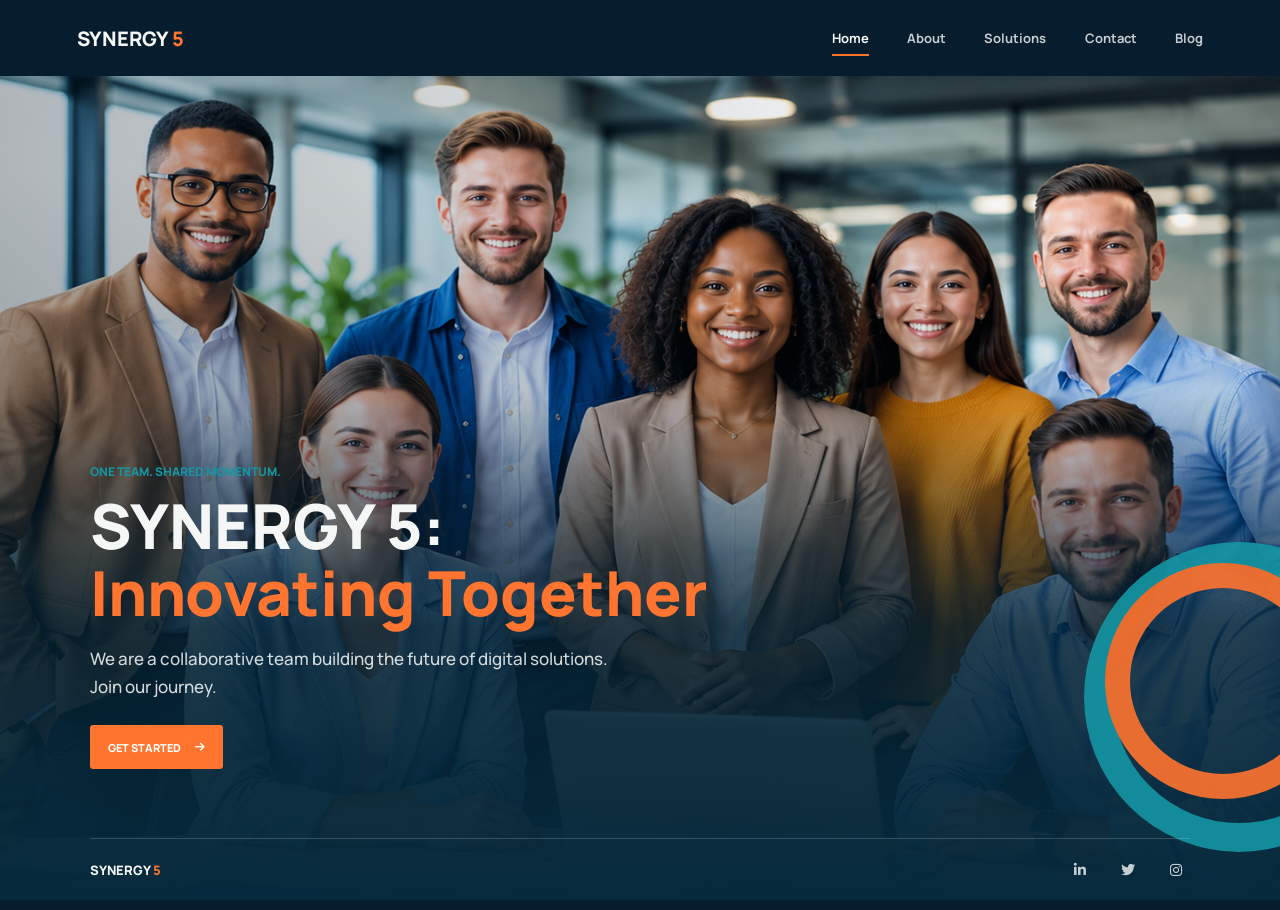
<file: index.html>
<!DOCTYPE html>
<html lang="en">
<head>
    <meta charset="UTF-8">
    <meta name="viewport" content="width=device-width, initial-scale=1.0">
    <meta name="theme-color" content="#071d2d">
    <title>Synergy 5 | Innovating Together</title>
    <link rel="preconnect" href="https://fonts.googleapis.com">
    <link rel="preconnect" href="https://fonts.gstatic.com" crossorigin>
    <link href="https://fonts.googleapis.com/css2?family=Manrope:wght@400;500;600;700;800&display=swap" rel="stylesheet">
    <link rel="stylesheet" href="style.css">
    <link rel="stylesheet" href="https://cdnjs.cloudflare.com/ajax/libs/font-awesome/6.7.2/css/all.min.css">
</head>
<body>
    <header class="site-header">
        <a class="brand" href="index.html" aria-label="Synergy 5 home">SYNERGY <span>5</span></a>
        <nav class="primary-nav" aria-label="Main navigation">
            <ul class="nav-links">
                <li><a href="index.html" aria-current="page">Home</a></li>
                <li><a href="about.html">About</a></li>
                <li><a href="solutions.html">Solutions</a></li>
                <li><a href="contact.html">Contact</a></li>
                <li><a href="blog.html">Blog</a></li>
            </ul>
        </nav>
    </header>

    <main>
        <section class="hero" aria-labelledby="hero-title">
            <img class="hero-image" src="team.png" alt="The Synergy 5 team working together" fetchpriority="high">
            <div class="hero-content">
                <p class="hero-kicker">One team. Shared momentum.</p>
                <h1 id="hero-title">SYNERGY 5:<br><span>Innovating Together</span></h1>
                <p class="hero-copy">We are a collaborative team building the future of digital solutions. Join our journey.</p>
                <a class="hero-cta" href="solutions.html">Get started <i class="fa-solid fa-arrow-right" aria-hidden="true"></i></a>
            </div>
            <div class="hero-orbit" aria-hidden="true"></div>
            <footer class="site-footer hero-footer">
                <a class="footer-brand" href="index.html">SYNERGY <span>5</span></a>
                <nav class="social-links" aria-label="Social media">
                    <a href="https://linkedin.com" aria-label="LinkedIn"><i class="fa-brands fa-linkedin-in" aria-hidden="true"></i></a>
                    <a href="https://twitter.com" aria-label="Twitter"><i class="fa-brands fa-twitter" aria-hidden="true"></i></a>
                    <a href="https://instagram.com" aria-label="Instagram"><i class="fa-brands fa-instagram" aria-hidden="true"></i></a>
                </nav>
            </footer>
        </section>
    </main>
</body>
</html>
</file>
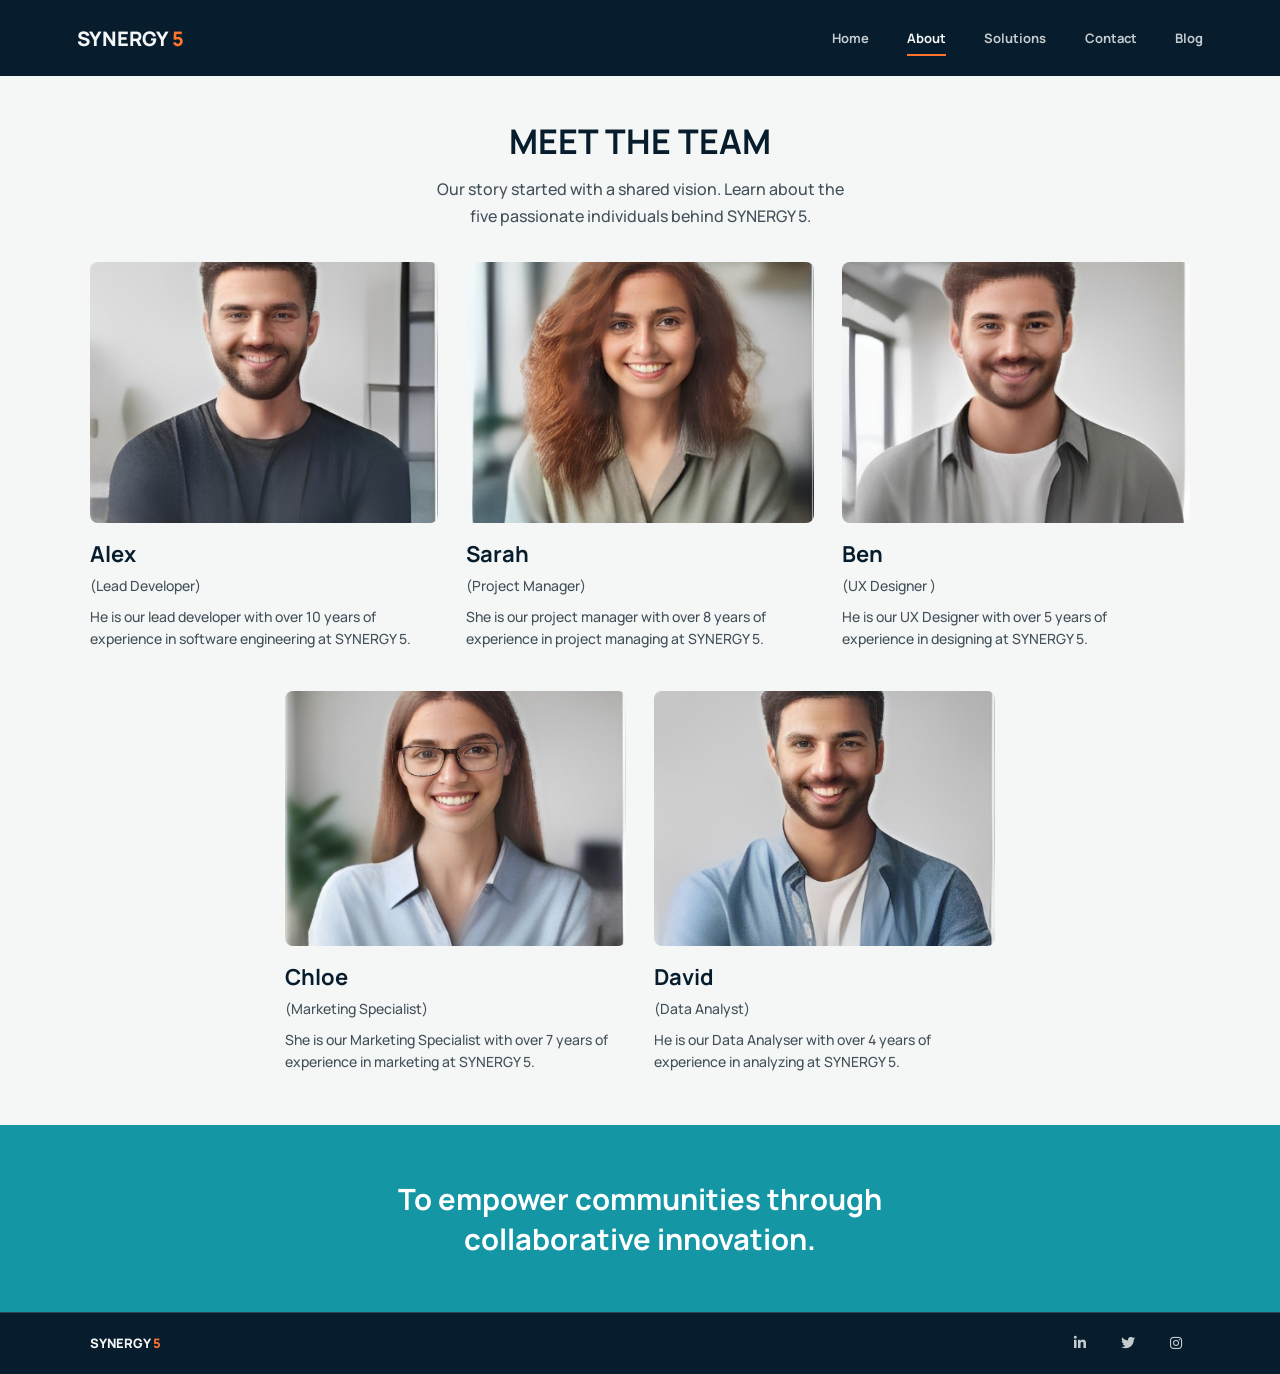
<file: about.html>
<!DOCTYPE html>
<html lang="en">
<head>
    <meta charset="UTF-8">
    <meta name="viewport" content="width=device-width, initial-scale=1.0">
    <meta name="theme-color" content="#071d2d">
    <title>About | Synergy 5</title>
    <link rel="preconnect" href="https://fonts.googleapis.com">
    <link rel="preconnect" href="https://fonts.gstatic.com" crossorigin>
    <link href="https://fonts.googleapis.com/css2?family=Manrope:wght@400;500;600;700;800&display=swap" rel="stylesheet">
    <link rel="stylesheet" href="CSS/about.css">
    <link rel="stylesheet" href="style.css">
    <link rel="stylesheet" href="https://cdnjs.cloudflare.com/ajax/libs/font-awesome/6.7.2/css/all.min.css">
</head>
<body class="content-page about-page">
    <header class="site-header">
        <a class="brand" href="index.html" aria-label="Synergy 5 home">SYNERGY <span>5</span></a>
        <nav class="primary-nav" aria-label="Main navigation">
            <ul class="nav-links">
                <li><a href="index.html">Home</a></li>
                <li><a href="about.html" aria-current="page">About</a></li>
                <li><a href="solutions.html">Solutions</a></li>
                <li><a href="contact.html">Contact</a></li>
                <li><a href="blog.html">Blog</a></li>
            </ul>
        </nav>
    </header>

    <main class="content-main about-main">
    <div class="text">
        <h2>MEET THE TEAM</h2>
        <p>Our story started with a shared vision. Learn about the <br> five passionate individuals behind SYNERGY 5.</p>
    </div>

    <section class="card">
        <div class="card-links">
            <img src="IMAGES/i.jpg" alt="Alex, lead developer">
            <h3>Alex</h3>
            <p> (Lead Developer) </p>
            <p>He is our lead developer with over 10 years of <br> experience in software engineering at SYNERGY 5.</p>
        </div>
        <div class="card-links">
            <img src="IMAGES/x.jpg" alt="Sarah, project manager">
            <h3>Sarah</h3>
            <p> (Project Manager) </p>
            <p>She is our project manager with over 8 years of <br> experience in project managing at SYNERGY 5.</p>
        </div>
        <div class="card-links">
            <img src="IMAGES/n.jpg" alt="Ben, UX designer">
            <h3>Ben</h3>
            <p> (UX Designer ) </p>
            <p>He is our UX Designer with over 5 years of <br> experience in designing at SYNERGY 5.</p>
        </div>
    </section>

    <section class="task">
        <div class="task-links">
            <img src="IMAGES/d.jpg" alt="Chloe, marketing specialist">
            <h3>Chloe</h3>
            <p> (Marketing Specialist) </p>
            <p>She is our Marketing Specialist with over 7 years of <br> experience in marketing at SYNERGY 5.</p>
        </div>
        <div class="task-links">
            <img src="IMAGES/e.jpg" alt="David, data analyst">
            <h3>David</h3>
            <p> (Data Analyst) </p>
            <p>He is our Data Analyser with over 4 years of <br> experience in analyzing at SYNERGY 5.</p>
        </div>
    </section>

    <div class="down">
        <h3>To empower communities through <br> collaborative innovation.</h3>
    </div>
    </main>

    <footer class="site-footer">
        <a class="footer-brand" href="index.html">SYNERGY <span>5</span></a>
        <nav class="social-links" aria-label="Social media">
            <a href="https://linkedin.com" aria-label="LinkedIn"><i class="fa-brands fa-linkedin-in" aria-hidden="true"></i></a>
            <a href="https://twitter.com" aria-label="Twitter"><i class="fa-brands fa-twitter" aria-hidden="true"></i></a>
            <a href="https://instagram.com" aria-label="Instagram"><i class="fa-brands fa-instagram" aria-hidden="true"></i></a>
        </nav>
    </footer>
</body>
</html>
</file>
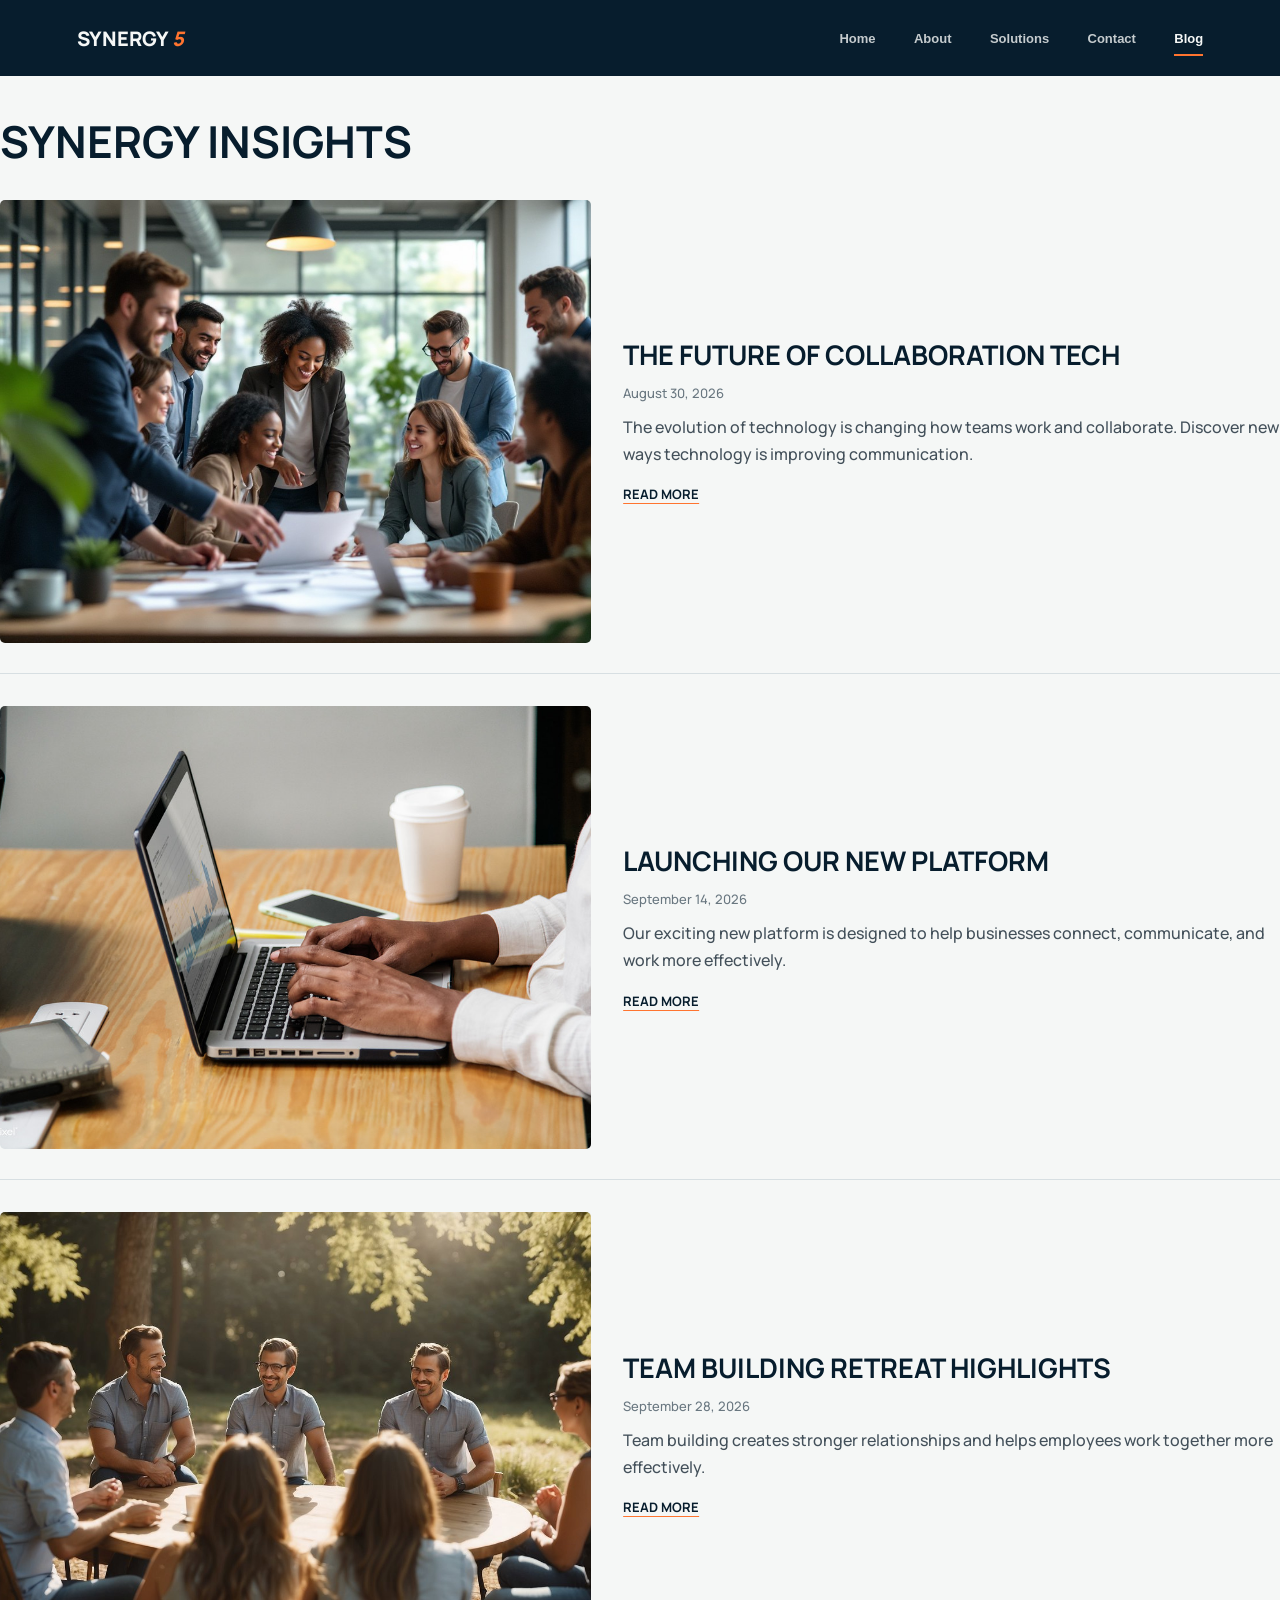
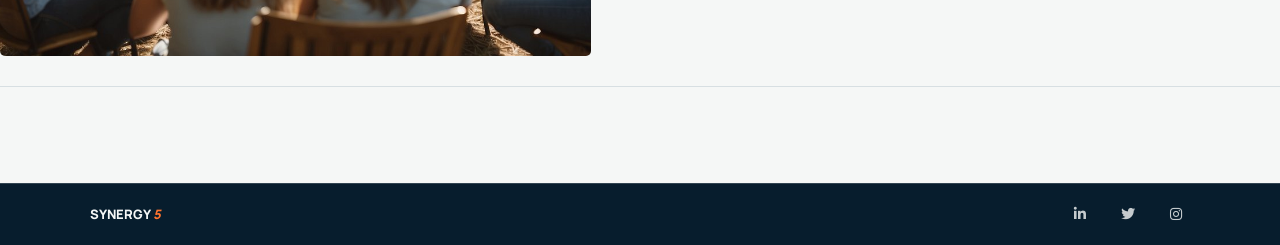
<file: blog.html>
<!DOCTYPE html>
<html lang="en">
<head>
    <meta charset="UTF-8">
    <meta name="viewport" content="width=device-width, initial-scale=1.0">
    <meta name="theme-color" content="#071d2d">
    <title>Blog | Synergy 5</title>
    <link rel="preconnect" href="https://fonts.googleapis.com">
    <link rel="preconnect" href="https://fonts.gstatic.com" crossorigin>
    <link href="https://fonts.googleapis.com/css2?family=Manrope:wght@400;500;600;700;800&display=swap" rel="stylesheet">
    <link rel="stylesheet" href="CSS/blog.css">
    <link rel="stylesheet" href="style.css">
    <link rel="stylesheet" href="https://cdnjs.cloudflare.com/ajax/libs/font-awesome/6.7.2/css/all.min.css">
</head>
<body class="content-page blog-page">
    <header class="site-header">
        <a class="brand" href="index.html" aria-label="Synergy 5 home">SYNERGY <span>5</span></a>
        <nav class="primary-nav" aria-label="Main navigation">
            <ul class="nav-links">
                <li><a href="index.html">Home</a></li>
                <li><a href="about.html">About</a></li>
                <li><a href="solutions.html">Solutions</a></li>
                <li><a href="contact.html">Contact</a></li>
                <li><a href="blog.html" aria-current="page">Blog</a></li>
            </ul>
        </nav>
    </header>

    <main class="content-main blog-main">
        <h1 class="page-heading">SYNERGY INSIGHTS</h1>
        <article class="post">
            <img src="IMAGES/team working.jpg" alt="Team collaborating around a laptop">
            <div class="blog-post">
                <h2>THE FUTURE OF COLLABORATION TECH</h2>
                <p class="date">August 30, 2026</p>
                <p>The evolution of technology is changing how teams work and collaborate. Discover new ways technology is improving communication.</p>
                <a href="#" class="read-more"><b>READ MORE</b></a>
            </div>
        </article>

        <article class="post">
            <img src="IMAGES/laptop.jpg" alt="Laptop displaying a digital platform">
            <div class="blog-post">
                <h2>LAUNCHING OUR NEW PLATFORM</h2>
                <p class="date">September 14, 2026</p>
                <p>Our exciting new platform is designed to help businesses connect, communicate, and work more effectively.</p>
                <a href="#" class="read-more"><b>READ MORE</b></a>
            </div>
        </article>

        <article class="post">
            <img src="IMAGES/team retreat.jpg" alt="Team members at a retreat">
            <div class="blog-post">
                <h2>TEAM BUILDING RETREAT HIGHLIGHTS</h2>
                <p class="date">September 28, 2026</p>
                <p>Team building creates stronger relationships and helps employees work together more effectively.</p>
                <a href="#" class="read-more"><b>READ MORE</b></a>
            </div>
        </article>
    </main>

    <footer class="site-footer">
        <a class="footer-brand" href="index.html">SYNERGY <span>5</span></a>
        <nav class="social-links" aria-label="Social media">
            <a href="https://linkedin.com" aria-label="LinkedIn"><i class="fa-brands fa-linkedin-in" aria-hidden="true"></i></a>
            <a href="https://twitter.com" aria-label="Twitter"><i class="fa-brands fa-twitter" aria-hidden="true"></i></a>
            <a href="https://instagram.com" aria-label="Instagram"><i class="fa-brands fa-instagram" aria-hidden="true"></i></a>
        </nav>
    </footer>
</body>
</html>
</file>
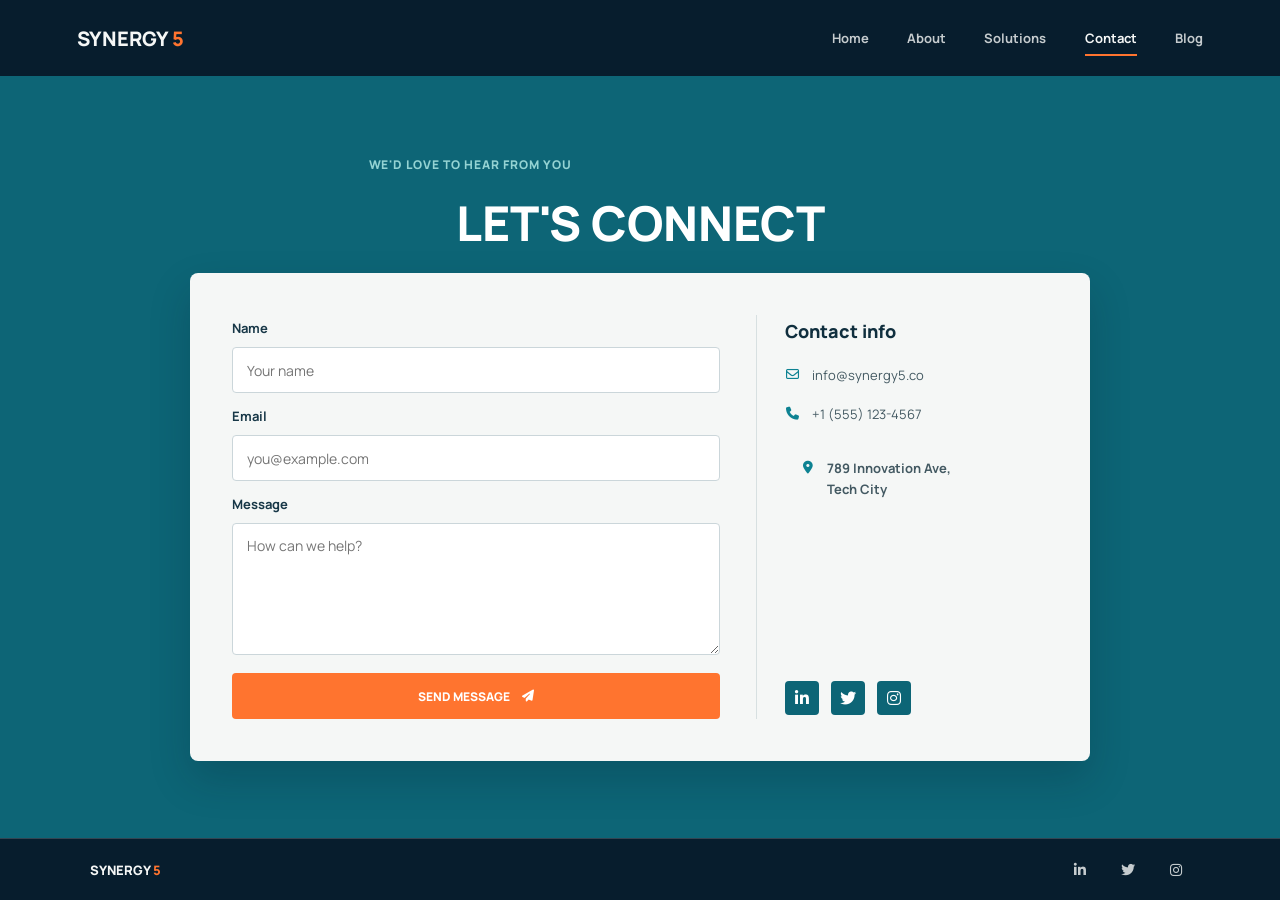
<file: contact.html>
<!DOCTYPE html>
<html lang="en">
<head>
	<meta charset="UTF-8">
	<meta name="viewport" content="width=device-width, initial-scale=1.0">
	<meta name="theme-color" content="#071d2d">
	<title>Contact | Synergy 5</title>
	<link rel="preconnect" href="https://fonts.googleapis.com">
	<link rel="preconnect" href="https://fonts.gstatic.com" crossorigin>
	<link href="https://fonts.googleapis.com/css2?family=Manrope:wght@400;500;600;700;800&display=swap" rel="stylesheet">
	<link rel="stylesheet" href="style.css">
	<link rel="stylesheet" href="CSS/contact.css">
	<link rel="stylesheet" href="https://cdnjs.cloudflare.com/ajax/libs/font-awesome/6.7.2/css/all.min.css">
</head>
<body class="content-page contact-page">
	<header class="site-header">
		<a class="brand" href="index.html" aria-label="Synergy 5 home">SYNERGY <span>5</span></a>
		<nav class="primary-nav" aria-label="Main navigation">
			<ul class="nav-links">
				<li><a href="index.html">Home</a></li>
				<li><a href="about.html">About</a></li>
				<li><a href="solutions.html">Solutions</a></li>
				<li><a href="contact.html" aria-current="page">Contact</a></li>
				<li><a href="blog.html">Blog</a></li>
			</ul>
		</nav>
	</header>

	<main class="content-main contact-main">
		<section class="contact-section" aria-labelledby="contact-title">
			<div class="contact-heading">
				<p class="contact-eyebrow">We'd love to hear from you</p>
				<h1 id="contact-title">Let's connect</h1>
			</div>

			<div class="contact-panel">
				<form class="contact-form" action="mailto:info@synergy5.co" method="post" enctype="text/plain">
					<label for="contact-name">Name</label>
					<input id="contact-name" name="Name" type="text" autocomplete="name" placeholder="Your name" required>

					<label for="contact-email">Email</label>
					<input id="contact-email" name="Email" type="email" autocomplete="email" placeholder="you@example.com" required>

					<label for="contact-message">Message</label>
					<textarea id="contact-message" name="Message" rows="5" placeholder="How can we help?" required></textarea>

					<button class="contact-submit" type="submit">Send message <i class="fa-solid fa-paper-plane" aria-hidden="true"></i></button>
				</form>

				<aside class="contact-details" aria-labelledby="contact-details-title">
					<h2 id="contact-details-title">Contact info</h2>
					<a href="mailto:info@synergy5.co"><i class="fa-regular fa-envelope" aria-hidden="true"></i> info@synergy5.co</a>
					<a href="tel:+15551234567"><i class="fa-solid fa-phone" aria-hidden="true"></i> +1 (555) 123-4567</a>
					<p><i class="fa-solid fa-location-dot" aria-hidden="true"></i> 789 Innovation Ave,<br>Tech City</p>
					<nav class="contact-socials" aria-label="Social media">
						<a href="https://linkedin.com" aria-label="LinkedIn"><i class="fa-brands fa-linkedin-in" aria-hidden="true"></i></a>
						<a href="https://twitter.com" aria-label="Twitter"><i class="fa-brands fa-twitter" aria-hidden="true"></i></a>
						<a href="https://instagram.com" aria-label="Instagram"><i class="fa-brands fa-instagram" aria-hidden="true"></i></a>
					</nav>
				</aside>
			</div>
		</section>
	</main>

	<footer class="site-footer">
		<a class="footer-brand" href="index.html">SYNERGY <span>5</span></a>
		<nav class="social-links" aria-label="Social media">
			<a href="https://linkedin.com" aria-label="LinkedIn"><i class="fa-brands fa-linkedin-in" aria-hidden="true"></i></a>
			<a href="https://twitter.com" aria-label="Twitter"><i class="fa-brands fa-twitter" aria-hidden="true"></i></a>
			<a href="https://instagram.com" aria-label="Instagram"><i class="fa-brands fa-instagram" aria-hidden="true"></i></a>
		</nav>
	</footer>
</body>
</html>
</file>
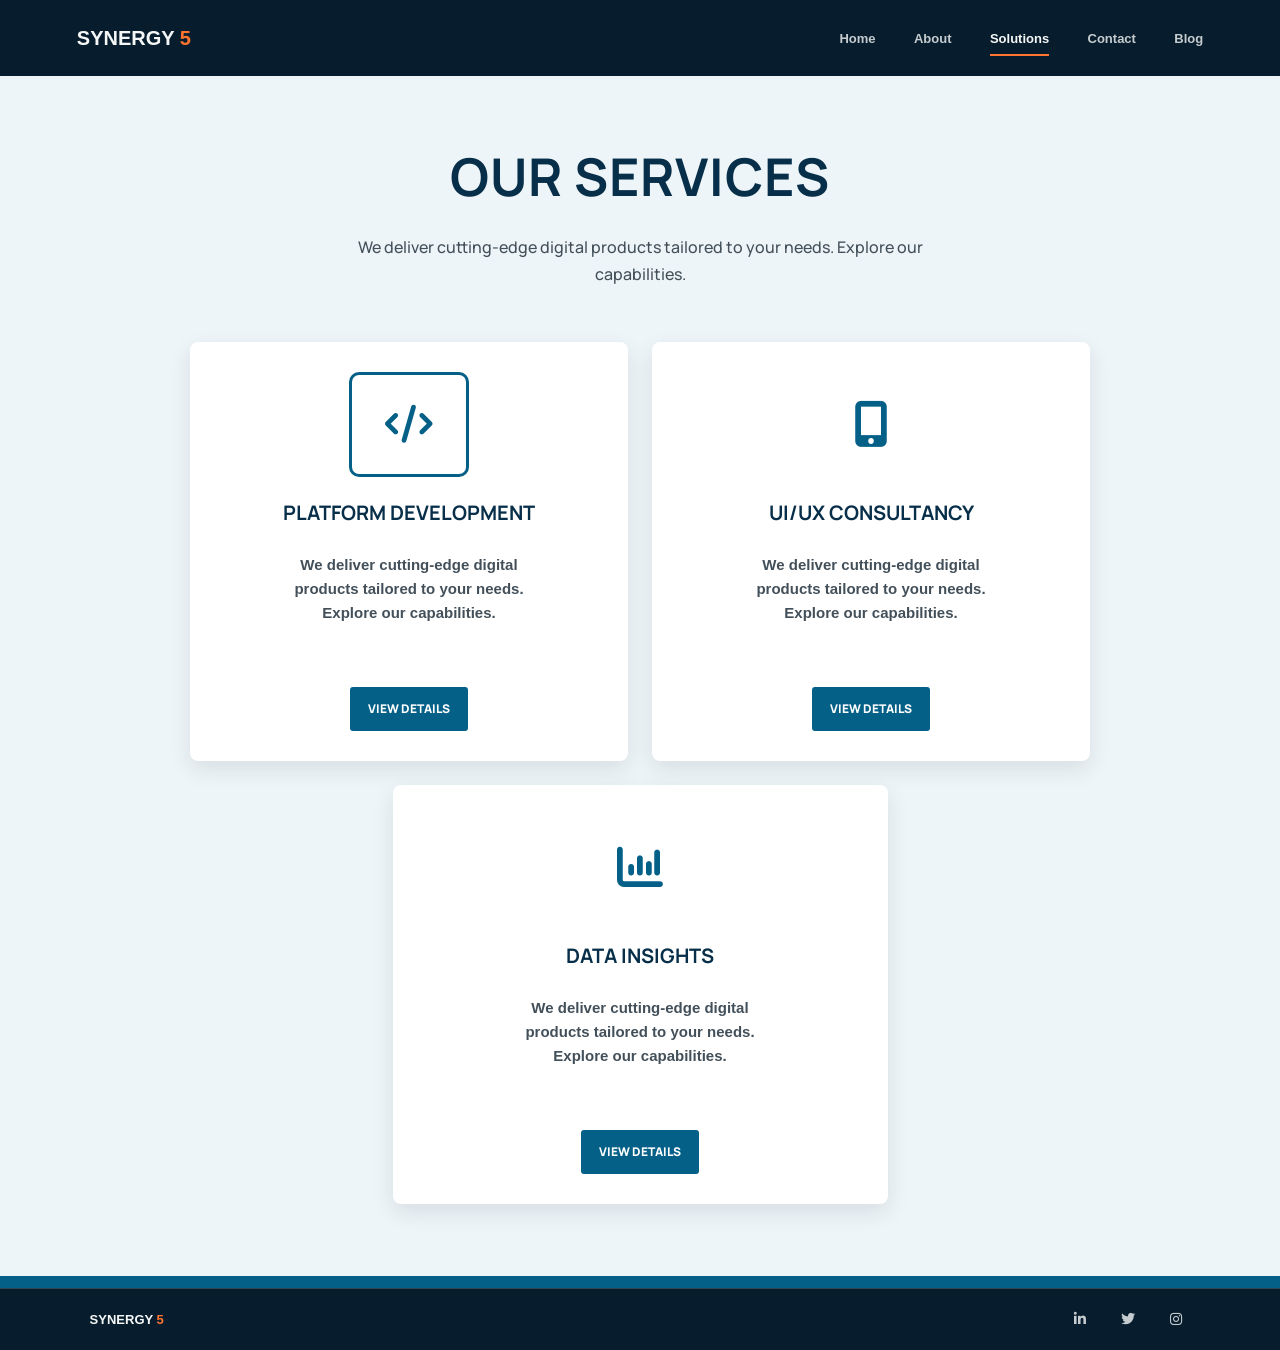
<file: solutions.html>
<!DOCTYPE html>
<html lang="en">
<head>
    <meta charset="UTF-8">
    <meta name="viewport" content="width=device-width, initial-scale=1.0">
    <meta name="theme-color" content="#071d2d">
    <title>Solutions | Synergy 5</title>
    <link rel="preconnect" href="https://fonts.googleapis.com">
    <link rel="preconnect" href="https://fonts.gstatic.com" crossorigin>
    <link href="https://fonts.googleapis.com/css2?family=Manrope:wght@400;500;600;700;800&display=swap" rel="stylesheet">
    <link rel="stylesheet" href="style.css">
    <link rel="stylesheet" href="CSS/solutions.css">
    <link rel="stylesheet" href="https://cdnjs.cloudflare.com/ajax/libs/font-awesome/6.7.2/css/all.min.css">
</head>
<body class="content-page solutions-page">
    <header class="site-header">
        <a class="brand" href="index.html" aria-label="Synergy 5 home">SYNERGY <span>5</span></a>
        <nav class="primary-nav" aria-label="Main navigation">
            <ul class="nav-links">
                <li><a href="index.html">Home</a></li>
                <li><a href="about.html">About</a></li>
                <li><a href="solutions.html" aria-current="page">Solutions</a></li>
                <li><a href="contact.html">Contact</a></li>
                <li><a href="blog.html">Blog</a></li>
            </ul>
        </nav>
    </header>

    <main class="content-main services-section">
        <div class="intro">
            <h1>OUR SERVICES</h1>
            <p>
                We deliver cutting-edge digital products tailored to your needs.
                Explore our capabilities.
            </p>
        </div>

        <div class="services-container">
            <div class="service-card">
                <div class="icon code-icon" aria-hidden="true">
                    <i class="fa-solid fa-code"></i>
                </div>
                <h2>PLATFORM DEVELOPMENT</h2>
                <p>
                    We deliver cutting-edge digital
                    products tailored to your needs.
                    Explore our capabilities.
                </p>
                <button>VIEW DETAILS</button>
            </div>

            <div class="service-card">
                <div class="icon phone-icon" aria-hidden="true">
                    <i class="fa-solid fa-mobile-screen-button"></i>
                </div>
                <h2>UI/UX CONSULTANCY</h2>
                <p>
                    We deliver cutting-edge digital
                    products tailored to your needs.
                    Explore our capabilities.
                </p>
                <button>VIEW DETAILS</button>
            </div>

            <div class="service-card">
                <div class="icon chart-icon" aria-hidden="true">
                    <i class="fa-solid fa-chart-column"></i>
                </div>
                <h2>DATA INSIGHTS</h2>
                <p>
                    We deliver cutting-edge digital
                    products tailored to your needs.
                    Explore our capabilities.
                </p>
                <button>VIEW DETAILS</button>
            </div>
        </div>
    </main>

    <div class="solutions-accent" aria-hidden="true"></div>
    <footer class="site-footer">
        <a class="footer-brand" href="index.html">SYNERGY <span>5</span></a>
        <nav class="social-links" aria-label="Social media">
            <a href="https://linkedin.com" aria-label="LinkedIn"><i class="fa-brands fa-linkedin-in" aria-hidden="true"></i></a>
            <a href="https://twitter.com" aria-label="Twitter"><i class="fa-brands fa-twitter" aria-hidden="true"></i></a>
            <a href="https://instagram.com" aria-label="Instagram"><i class="fa-brands fa-instagram" aria-hidden="true"></i></a>
        </nav>
    </footer>
</body>
</html>
</file>
<file: style.css>
|*{
    margin: 0;
    padding: 0;
    box-sizing: border-box;
}
body{
    font-family: Arial, Helvetica, sans-serif;
    background-image:
    linear-gradient(to bottom,rgba(7, 29, 45, 0) 50%, rgba(7,29, 60, 0.5) 75%, #043049 100%),
    url(team.png);
    background-size: cover;
    background-position: center;
    background-repeat: no-repeat;
    min-height: 100vh;
}
.nav-bar {
    background-color: #071d2d;
    justify-content: space-between;
    display: flex;
    align-items: center;
    padding: 20px;
}
.home{
    text-decoration-color: #FF7A2F;
}
.nav-links {
    display: flex;
    gap: 35px;
    list-style: none;
    margin-top: 0;
    position: sticky;
}
.nav-links a{
    text-decoration: none;
    color: white;
    text-align: right;   
    font-size: 16px;
    font-weight: 600;
    padding:28px 0;
}
.tittle {
    font-family: 'Oswald', sans-serif;
    color: white;
    font-size: 25px;
    font-weight: bold;
}
span {
    color: #FF7A2F;
}
button {
    padding: 10px;
    color: white;
    background-color:  rgba(255, 68, 0, 0.856);
    border-radius: 25px;
    font-weight: bold;
    display: inline-block;
    font-size: 15px;
    font-weight: bold;
    border-color: transparent;
    cursor: pointer;
}
.hero {
    position: relative;
    padding:600px;
    border-bottom: 20px;
    overflow: hidden;
    display: flex;
    margin-bottom: 10px;
    align-items: left;
}
.hero-content {
    position: absolute;
    justify-content: left;
    width: 650px;
    left: 5%;
}
h1{
    color: rgba(255, 68, 0, 0.856);
    font-size: 52px;
    margin-bottom: 20px;
    font-weight: 700;
    line-height: 1.08;
}
p{
    font-size: 10px;
    color: whitesmoke;
    padding: 15px;
    font-size: 24px;
    max-width: 560px;
    line-height: 1.5;
    margin-bottom: 25px;
    font-weight: bold;
}
.shape {
    position: absolute;
    border-radius: 50%;
    z-index: 2;
}
.shape-one{
    width: 250px;
    height: 250px;
    left: -100px;
    bottom: -350px;
    border: 35px solid #1596a5;
}
.shape-two{
    width: 240px;
    height: 240px;

    right: -50px;
    bottom: -350px;

    border: 30px solid #f47b3a ;
}
.shape-three{
    width: 200px;
    height: 200px;

    right: -70px;
    bottom: -320px;

    border: 28px solid teal;
}
.footer{
    background-color: #071d2d;
    justify-content: space-between;
    display: flex;
    align-items: center;
    padding: 20px;
}
.footer-socials a {
    text-decoration: none;
    color: white;
    text-align: right;   
    font-size: 25px;
    font-weight: 600;
    padding:28px 0;
}
.footer-socials {
    display: flex;
    gap: 15px;
    list-style: none;
    margin-top: 0;
    position: sticky;
}

:root {
    color-scheme: dark;
    --ink: #071d2d;
    --deep: #062a3d;
    --teal: #1596a5;
    --orange: #ff742f;
    --paper: #f5f7f6;
}

* {
    box-sizing: border-box;
}

html {
    min-width: 0;
    background: var(--ink);
}

body {
    min-width: 0;
    min-height: 100vh;
    margin: 0;
    color: var(--paper);
    background: var(--ink);
    font-family: "Manrope", "Avenir Next", sans-serif;
}

a {
    color: inherit;
}

.site-header {
    position: relative;
    z-index: 2;
    display: flex;
    min-height: 76px;
    align-items: center;
    justify-content: space-between;
    gap: 32px;
    padding: 0 clamp(24px, 6vw, 96px);
    background: var(--ink);
}

.brand,
.footer-brand {
    color: var(--paper);
    font-size: 20px;
    font-weight: 800;
    text-decoration: none;
    white-space: nowrap;
}

.brand span,
.footer-brand span {
    color: var(--orange);
}

.nav-links {
    display: flex;
    align-items: center;
    gap: clamp(18px, 3vw, 42px);
    margin: 0;
    padding: 0;
    position: static;
    list-style: none;
}

.nav-links a {
    position: relative;
    display: inline-flex;
    min-height: 44px;
    align-items: center;
    padding: 0;
    color: rgba(245, 247, 246, 0.8);
    font-size: 13px;
    font-weight: 700;
    text-decoration: none;
    transition: color 160ms ease;
}

.nav-links a:hover,
.nav-links a[aria-current="page"] {
    color: var(--paper);
}

.nav-links a[aria-current="page"]::after {
    position: absolute;
    right: 0;
    bottom: 4px;
    left: 0;
    height: 2px;
    background: var(--orange);
    content: "";
}

.hero {
    position: relative;
    isolation: isolate;
    height: calc(100svh - 76px);
    min-height: 680px;
    max-height: 900px;
    overflow: hidden;
    padding: 0;
    background: var(--deep);
}

.hero::before {
    position: absolute;
    z-index: -1;
    inset: 0;
    background: linear-gradient(180deg, rgba(3, 21, 32, 0.02) 12%, rgba(3, 24, 37, 0.12) 38%, rgba(4, 31, 46, 0.83) 67%, #062a3d 100%), linear-gradient(90deg, rgba(3, 24, 37, 0.3), transparent 76%);
    content: "";
}

.hero-image {
    position: absolute;
    z-index: -2;
    inset: 0;
    width: 100%;
    height: 100%;
    object-fit: cover;
    object-position: center 36%;
}

.hero-content {
    position: absolute;
    top: 47%;
    left: max(7vw, calc((100vw - 1180px) / 2));
    width: min(660px, 74vw);
    animation: rise-in 650ms ease-out both;
}

.hero-kicker {
    margin: 0 0 12px;
    padding: 0;
    color: var(--teal);
    font-size: 12px;
    font-weight: 800;
    text-transform: uppercase;
}

.hero h1 {
    margin: 0;
    color: var(--paper);
    font-size: 62px;
    font-weight: 800;
    line-height: 1.08;
}

.hero h1 span {
    color: var(--orange);
}

.hero-copy {
    max-width: 520px;
    margin: 18px 0 24px;
    padding: 0;
    color: rgba(245, 247, 246, 0.86);
    font-size: 17px;
    font-weight: 500;
    line-height: 1.65;
}

.hero-cta {
    display: inline-flex;
    min-height: 44px;
    align-items: center;
    gap: 14px;
    padding: 0 18px;
    border-radius: 3px;
    color: #fff;
    background: var(--orange);
    font-size: 11px;
    font-weight: 800;
    text-decoration: none;
    text-transform: uppercase;
    transition: background-color 160ms ease, transform 160ms ease;
}

.hero-cta:hover {
    transform: translateY(-2px);
    background: #e85c20;
}

.hero-orbit {
    position: absolute;
    right: -114px;
    bottom: 48px;
    width: 310px;
    aspect-ratio: 1;
    border: 29px solid var(--teal);
    border-radius: 50%;
    opacity: 0.9;
}

.hero-orbit::after {
    position: absolute;
    top: -8px;
    left: -8px;
    width: 74%;
    aspect-ratio: 1;
    border: 25px solid var(--orange);
    border-radius: 50%;
    content: "";
}

.site-footer {
    display: flex;
    min-height: 62px;
    align-items: center;
    justify-content: space-between;
    padding: 0 clamp(24px, 7vw, 96px);
    border-top: 1px solid rgba(245, 247, 246, 0.18);
    background: var(--ink);
}

.hero-footer {
    position: absolute;
    right: max(7vw, calc((100vw - 1180px) / 2));
    bottom: 0;
    left: max(7vw, calc((100vw - 1180px) / 2));
    padding: 0;
    background: transparent;
}

.content-page {
    display: flex;
    min-height: 100vh;
    flex-direction: column;
    color: var(--ink);
    background: var(--paper);
}

.content-main {
    width: 100%;
    flex: 1;
}

.simple-page {
    width: min(1100px, calc(100% - 48px));
    min-height: calc(100vh - 214px);
    margin: 0 auto;
    padding: 72px 0;
}

.simple-page h1 {
    color: var(--ink);
    font-size: 48px;
    font-weight: 800;
}

@media (max-width: 700px) {
    .site-footer:not(.hero-footer) {
        padding: 0 22px;
    }

    .simple-page {
        min-height: calc(100svh - 200px);
        padding: 56px 0;
    }

    .simple-page h1 {
        font-size: 36px;
    }
}

.footer-brand {
    font-size: 13px;
}

.social-links {
    display: flex;
    align-items: center;
    gap: 20px;
}

.social-links a {
    display: grid;
    width: 28px;
    aspect-ratio: 1;
    place-items: center;
    color: rgba(245, 247, 246, 0.8);
    font-size: 14px;
    text-decoration: none;
    transition: color 160ms ease;
}

.social-links a:hover {
    color: var(--orange);
}

@keyframes rise-in {
    from {
        opacity: 0;
        transform: translateY(18px);
    }

    to {
        opacity: 1;
        transform: translateY(0);
    }
}

@media (max-width: 700px) {
    .site-header {
        min-height: 84px;
        flex-direction: column;
        align-items: flex-start;
        justify-content: center;
        gap: 2px;
        padding: 12px 22px 8px;
    }

    .brand {
        font-size: 17px;
    }

    .nav-links {
        width: 100%;
        justify-content: space-between;
        gap: 10px;
    }

    .nav-links a {
        min-height: 34px;
        font-size: 11px;
    }

    .nav-links a[aria-current="page"]::after {
        bottom: 0;
    }

    .hero {
        height: calc(100svh - 84px);
        min-height: 650px;
    }

    .hero-image {
        height: 34%;
        object-position: 51% 32%;
    }

    .hero::before {
        background: linear-gradient(180deg, rgba(3, 21, 32, 0.04) 0%, rgba(3, 24, 37, 0.12) 30%, rgba(4, 31, 46, 0.82) 54%, #062a3d 100%);
    }

    .hero-content {
        top: 48%;
        left: 24px;
        width: calc(100% - 48px);
    }

    .hero-kicker {
        margin-bottom: 9px;
        font-size: 10px;
    }

    .hero h1 {
        font-size: 42px;
    }

    .hero-copy {
        max-width: 440px;
        margin: 13px 0 19px;
        font-size: 14px;
    }

    .hero-orbit {
        right: -142px;
        bottom: 50px;
        width: 250px;
        border-width: 23px;
        opacity: 0.65;
    }

    .hero-orbit::after {
        border-width: 20px;
    }

    .hero-footer {
        right: 24px;
        left: 24px;
        min-height: 54px;
    }
}

@media (max-width: 380px) {
    .site-header {
        padding-right: 16px;
        padding-left: 16px;
    }

    .nav-links {
        gap: 6px;
    }

    .nav-links a {
        font-size: 10px;
    }

    .hero-content {
        left: 18px;
        width: calc(100% - 36px);
    }

    .hero h1 {
        font-size: 36px;
    }

    .hero-copy {
        font-size: 13px;
    }

    .hero-footer {
        right: 18px;
        left: 18px;
    }
}

@media (prefers-reduced-motion: reduce) {
    *,
    *::before,
    *::after {
        animation-duration: 0.01ms !important;
        animation-iteration-count: 1 !important;
        scroll-behavior: auto !important;
        transition-duration: 0.01ms !important;
    }
}
</file>
<file: CSS/about.css>
body {
    background-color: white;
}

.heading {
    background-color: #071d2d;
    display: flex;
    justify-content: space-between;
    align-items: center;
    position:  relative fixed;
    padding: 10px 10px;
}

.nav-links {
    display: flex;
    gap: 60px;
    list-style: none;
    position: sticky;
    font-size: 15px;
    margin-top: 50px;
}

.head {
    display: flex;
    list-style: none;
    position: sticky;
    font-size: 30px;
    right: 40px;
    color: white;
}

span {
    color: #ff7a2f;
}

.nav-links a {
    color: white;
    text-decoration: none;
}

.gallery {
    position: relative;
    display: block;
    width: 100%;
}

.middle {
   background-color: #ff7a2f;
   border: none;
   color: white;
   padding: 10px 30px;
   margin-top: -10px;
   text-align: center;
   border-radius: 30px;
   font-size: 15px;
   font-family: 'Trebuchet MS', 'Lucida Sans Unicode', 'Lucida Grande', 'Lucida Sans', Arial, sans-serif;
}

.text {
    text-align: center;
    color: #071d2d;
    padding: 0 30px;
    font-weight: bold;
}

.card {
    position: relative;
    z-index: 5;
    display: grid;
    grid-template-columns: repeat(3, 1fr);
    gap: 20px;
    width: 70%;
    margin: -4px auto 70px;
    text-align: left;
}

.card-links img {
    width: 300px;
    height: 280px;
    object-fit: cover;
    border-radius: 15px;
    margin-top: 50px;
    margin-bottom: -20px;
}

.card-links h3 {
    font-size: 27px;
    margin-bottom: -15px;
}

.card-links p {
    color: black;
    font-size: 15px;
    line-height: 1.2;
    margin-bottom: 12px;
    font-weight: bold;
}

.task {
    position: relative;
    z-index: 5;
    display: grid;
    grid-template-columns: repeat(3, 1fr);
    gap: 20px;
    width: 70%;
    margin: -4px auto 70px;
    text-align: left;
    left: 12%;
}

.task-links img {
    width: 300px;
    height: 280px;
    object-fit: cover;
    border-radius: 15px;
    margin-top: 50px;
    margin-bottom: -20px;
    justify-content: center;
}

.task-links h3 {
    font-size: 27px;
    margin-bottom: -15px;
}

.task-links p {
    color: black;
    font-size: 15px;
    line-height: 1.2;
    margin-bottom: 12px;
    font-weight: bold;
}

.down {
    background: #1596a5;
    padding: 20px 70px;
    text-align: center;
    color: white;
    font-size: 25px;
}

.footer {
    background-color: #071d2d;
    display: flex;
    justify-content: space-between;
    align-items: center;
    text-align: center;
    position:  relative fixed;
    padding: 0 10px;
}

.footer-link {
    display: flex;
    gap: 20px;
    list-style: none;
    position: sticky;
    font-size: 15px;
    margin-top: 50px;
    color: white;
    font-weight: bold;
}

.footer-link a {
    color: white;
    text-decoration: none;
}

.about-main .text {
    width: min(1100px, calc(100% - 48px));
    margin: 42px auto 28px;
    padding: 0;
}

.about-main .text h2 {
    margin-bottom: 12px;
    font-size: 34px;
}

.about-main .text p {
    max-width: 640px;
    margin: 0 auto;
    padding: 0;
    color: #43505a;
    font-size: 16px;
    font-weight: 500;
    line-height: 1.7;
}

.about-main .card,
.about-main .task {
    position: relative;
    left: auto;
    z-index: 1;
    display: grid;
    width: min(1100px, calc(100% - 48px));
    grid-template-columns: repeat(3, minmax(0, 1fr));
    gap: 28px;
    margin: 32px auto;
    text-align: left;
}

.about-main .task {
    max-width: 710px;
    grid-template-columns: repeat(2, minmax(0, 1fr));
}

.about-main .card-links img,
.about-main .task-links img {
    display: block;
    width: 100%;
    height: auto;
    aspect-ratio: 4 / 3;
    object-fit: cover;
    border-radius: 8px;
    margin: 0 0 16px;
}

.about-main .card-links h3,
.about-main .task-links h3 {
    margin: 0 0 6px;
    color: var(--ink);
    font-size: 22px;
}

.about-main .card-links p,
.about-main .task-links p {
    margin: 0 0 8px;
    padding: 0;
    color: #43505a;
    font-size: 14px;
    font-weight: 500;
    line-height: 1.6;
}

.about-main .down {
    margin-top: 44px;
    padding: 24px;
}

@media (max-width: 760px) {
    .about-main .card {
        grid-template-columns: repeat(2, minmax(0, 1fr));
        gap: 22px;
    }
}

@media (max-width: 520px) {
    .about-main .text {
        margin-top: 32px;
    }

    .about-main .text h2 {
        font-size: 28px;
    }

    .about-main .text br,
    .about-main .card-links br,
    .about-main .task-links br,
    .about-main .down br {
        display: none;
    }

    .about-main .card,
    .about-main .task {
        width: calc(100% - 36px);
        grid-template-columns: minmax(0, 1fr);
        gap: 24px;
        margin: 26px auto;
    }

    .about-main .card-links img,
    .about-main .task-links img {
        aspect-ratio: 16 / 10;
    }

    .about-main .down {
        margin-top: 32px;
        padding: 22px 18px;
        font-size: 20px;
    }
}
</file>
<file: CSS/blog.css>
body {
    font-family: Arial, Helvetica, sans-serif;
    background: #095858;
    color: #122b3d;
    font-family: 'Franklin Gothic Medium', 'Arial Narrow', Arial, sans-serif;
}
.page {
    width: 95%;
    max-width: 2000px;
    margin: 10px auto;
    background: white;
    box-shadow: 0 20px 50px rgba(0, 0, 0, 0.25);
    overflow: hidden;
    border-radius: 10px;
}
.header{
    background: #032536;
    color: white;
    padding:5px;
    display:flex;
    min-height: 85px;
     align-items: center;
    justify-content: space-between;
    padding: 0 45px;
    color: white;
}
.logo {
    display: flex;
    align-items: center;
    gap: 10px;
    font-size: 20px;
    font-weight: bold;
    letter-spacing: 1px;
}
.logo b{
    color:orangered;
    font-style: oblique;
}

.links{
    display: flex;
    align-items: center;
    gap: 25px;
    color:white;
}
nav a{
    color:white;
    text-decoration: none;
    color: white;
    font-size: 20px;
    transition: 0.3s;
    font-family:'Gill Sans', 'Gill Sans MT', Calibri, 'Trebuchet MS', sans-serif
}
nav a:hover{
    color:#f47b35;
}
.contact-btn{
    background:#f47b35;
    padding: 7px;
    border-radius: 14px;
}
.contact-btn:hover {
    background: #095858;
    color:white;
}
h2{
    text-align:center;
    font-size: 65px;
    letter-spacing: 1.5px;
    margin-bottom: 35px;
    padding: 20px;
    
}
.post img
{
    width: 450px;
    height: 340px;
    object-fit: cover;
    border-radius: 5px;
    flex-shrink: 0;
    margin-left:40px;
}
.post{
    display: flex;
    padding:0 0 20px;
    gap:25px;
    margin-bottom: 20px;
    border-bottom: 1px solid #777;
}
.date{
    color:#777;
}
.post h3{
    font-size: 33px;
    margin-bottom: 10px;
    line-height:1.15;
}
.post a{
    color: #032536;
      font-size: 18px;
}
.post p:not(.date) {
    color: #555;
    font-size: 18px;
    line-height: 1.8;
    margin-bottom: 25px;

}
.post a:hover {
    color: #f47b35;}

.footer{
    min-height: 85px;
    background: #032536;
    color: white;
    display: flex;
    align-items: center;
    justify-content: space-between;
    padding: 0 45px;
}
.footer-logo{
    display: flex;
 justify-content: space-between;
     gap: 13px;
    font-size: 30px;
    letter-spacing: 1px;   
}
span{
    color:orangered;
    font-style:oblique;
}
.socials {
    display: flex;
    gap: 20px;
}

.blog-main {
    width: min(1180px, calc(100% - 48px));
    margin: 0 auto;
    padding: 42px 0 64px;
}

.blog-main .page-heading {
    margin: 0 0 34px;
    padding: 0;
    color: #071d2d;
    font-size: 44px;
    text-align: left;
}

.blog-main .post {
    display: grid;
    grid-template-columns: minmax(250px, 0.9fr) minmax(0, 1fr);
    align-items: center;
    gap: 32px;
    margin: 0 0 32px;
    padding: 0 0 30px;
    border-bottom: 1px solid #d7dfe2;
}

.blog-main .post img {
    width: 100%;
    height: auto;
    aspect-ratio: 4 / 3;
    margin: 0;
    object-fit: cover;
}

.blog-main .post h2 {
    margin: 0 0 10px;
    padding: 0;
    color: #071d2d;
    font-size: 27px;
    letter-spacing: 0;
    line-height: 1.25;
    text-align: left;
}

.blog-main .post p {
    max-width: none;
    margin: 0 0 14px;
    padding: 0;
    color: #43505a;
    font-size: 16px;
    font-weight: 500;
    line-height: 1.7;
}

.blog-main .post .date {
    margin-bottom: 10px;
    color: #697780;
    font-size: 13px;
}

.blog-main .read-more {
    color: #071d2d;
    font-size: 13px;
    text-decoration-color: #ff742f;
    text-underline-offset: 4px;
}

@media (max-width: 700px) {
    .blog-main {
        width: calc(100% - 36px);
        padding: 32px 0 40px;
    }

    .blog-main .page-heading {
        margin-bottom: 24px;
        font-size: 32px;
    }

    .blog-main .post {
        grid-template-columns: minmax(0, 1fr);
        gap: 18px;
        margin-bottom: 26px;
        padding-bottom: 24px;
    }

    .blog-main .post img {
        aspect-ratio: 16 / 10;
    }

    .blog-main .post h2 {
        font-size: 22px;
    }

    .blog-main .post p {
        font-size: 14px;
    }
}

@media (max-width: 380px) {
    .blog-main .page-heading {
        font-size: 26px;
    }
}
</file>
<file: CSS/contact.css>
.contact-main {
	display: flex;
	min-height: calc(100svh - 138px);
	align-items: center;
	justify-content: center;
	padding: 52px 24px 64px;
	background: #0d6576;
}

.contact-section {
	width: min(900px, 100%);
}

.contact-heading {
	margin-bottom: 24px;
	color: #f5f7f6;
	text-align: center;
}

.contact-eyebrow {
	margin: 0 0 8px;
	color: #94d3d3;
	font-size: 12px;
	font-weight: 800;
	letter-spacing: 0.08em;
	text-transform: uppercase;
}

.contact-heading h1 {
	margin: 0;
	color: #fff;
	font-size: clamp(34px, 4vw, 48px);
	font-weight: 800;
	line-height: 1.1;
	text-transform: uppercase;
}

.contact-panel {
	display: grid;
	grid-template-columns: minmax(0, 1.25fr) minmax(230px, 0.75fr);
	gap: 36px;
	padding: clamp(24px, 4vw, 42px);
	border-radius: 8px;
	background: #f5f7f6;
	box-shadow: 0 18px 42px rgba(4, 27, 42, 0.2);
}

.contact-form {
	display: grid;
	grid-template-columns: minmax(0, 1fr);
	align-content: start;
	gap: 10px;
}

.contact-form label {
	margin-top: 4px;
	color: #173747;
	font-size: 13px;
	font-weight: 700;
}

.contact-form input,
.contact-form textarea {
	width: 100%;
	min-width: 0;
	border: 1px solid #cbd6da;
	border-radius: 4px;
	padding: 12px 14px;
	color: #102d3a;
	background: #fff;
	font: inherit;
	font-size: 14px;
}

.contact-form input {
	min-height: 46px;
}

.contact-form textarea {
	min-height: 132px;
	resize: vertical;
}

.contact-form input:focus,
.contact-form textarea:focus {
	border-color: #0d8292;
	outline: 3px solid rgba(13, 130, 146, 0.18);
}

.contact-submit {
	display: inline-flex;
	min-height: 46px;
	align-items: center;
	justify-content: center;
	gap: 12px;
	margin-top: 8px;
	border: 0;
	border-radius: 4px;
	color: #fff;
	background: #ff742f;
	font: inherit;
	font-size: 12px;
	font-weight: 800;
	text-transform: uppercase;
	cursor: pointer;
	transition: background-color 150ms ease, transform 150ms ease;
}

.contact-submit:hover {
	transform: translateY(-1px);
	background: #e85c20;
}

.contact-details {
	display: flex;
	flex-direction: column;
	align-items: flex-start;
	gap: 18px;
	padding: 4px 0 4px 28px;
	border-left: 1px solid #d7e0e1;
	color: #294552;
}

.contact-details h2 {
	margin: 0 0 4px;
	color: #102f3e;
	font-size: 18px;
	font-weight: 800;
}

.contact-details > a,
.contact-details > p {
	display: flex;
	align-items: flex-start;
	gap: 11px;
	margin: 0;
	color: #435962;
	font-size: 13px;
	line-height: 1.6;
	text-decoration: none;
}

.contact-details > a:hover {
	color: #0d6576;
}

.contact-details > a i,
.contact-details > p i {
	width: 16px;
	margin-top: 3px;
	color: #0d8292;
	text-align: center;
}

.contact-socials {
	display: flex;
	gap: 12px;
	margin-top: auto;
	padding-top: 10px;
}

.contact-socials a {
	display: grid;
	width: 34px;
	aspect-ratio: 1;
	place-items: center;
	border-radius: 4px;
	color: #fff;
	background: #0d6576;
	text-decoration: none;
	transition: background-color 150ms ease;
}

.contact-socials a:hover {
	background: #ff742f;
}

@media (max-width: 640px) {
	.contact-main {
		min-height: calc(100svh - 146px);
		padding: 34px 18px 42px;
	}

	.contact-heading {
		margin-bottom: 18px;
	}

	.contact-panel {
		grid-template-columns: minmax(0, 1fr);
		gap: 26px;
		padding: 22px 18px;
	}

	.contact-details {
		gap: 14px;
		padding: 22px 0 0;
		border-top: 1px solid #d7e0e1;
		border-left: 0;
	}

	.contact-socials {
		margin-top: 0;
	}
}

@media (max-width: 360px) {
	.contact-main {
		padding-right: 14px;
		padding-left: 14px;
	}

	.contact-panel {
		padding: 18px 14px;
	}
}
</file>
<file: CSS/solutions.css>
* {
    margin : 0;
    padding: 0;
    box-sizing: border-box;
}
body {
    font-family: "Oswald", sans-serif;
    background: #064766;
    color: #082d45;
    margin: 0;
}

.navbar {
    height: 85px;
    background: #071d2d;
    display: flex;
    align-items: center;
    justify-content: space-between;
    padding: 0 8%;
}
.logo {
    display: flex;
    align-items: center;
    gap: 10px;
    color: white;
    font-size: 25px;
    font-weight: 500;
}
.logo symbol {
    font-family: arial, sans-serif;
    font-size: 45px;
    font-weight: bold;
    color: #16c4bd;
    transform: rotate(-10deg);
}
nav {
    display: flex;
    gap: 38px;
}
nav a {
    position: relative;
    color: white;
    text-decoration: none;
    font-size: 18px;
    font-weight: 400;
    padding: 10px 0;
}
nav a:hover {
    color: #19c4bd;
}
nav a.active::after {
    content: "";
    position: absolute;
    left: 0;
    bottom: 0;
    width: 100%;
    height: 2px;
    background: #19c4bd;
}
.services-section {
    background: #eef5f8;
    min-height: 1080px;
    padding: 55px 7% 80px;
    position: relative;
}
.intro {
    text-align: center;
    margin-bottom: 50px;
}
.intro h1 {
    font-size: 55px;
    letter-spacing: 1px;
    margin-bottom: 18px;
    color: #082f49;
}
.into p {
    font-family: Arial, sans-serif;
    font-size: 20px;
    line-height: 1.35;
    font-weight: 600;
    color: #1e252a;

}
.services-container {
    display: grid;
    grid-template-columns: repeat(2, 1fr);
    gap: 28px;
    max-width: 900px;
    margin: auto;
}
.service-card {
    background: #ffffff;
    min-height: 380px;
    border-radius: 18px;
    padding: 35px 35px;
    text-align: center;
    display: flex;
    flex-direction: column;
    align-items: center;
    justify-content: center;
    box-shadow: 0 10px 25px rgba(0, 0, 0,0.13);
    transition: 0.3s ease;
}
.service-card:hover {
    transform: translateY(-8px);
    box-shadow: 0 18px 30px rgba(0, 0, 0, 0.18);
}
.service-card:nth-child(3) {
    grid-column: 1/3;
    width: 55%;
    justify-self: center;
}
.service-card p {
    font-family: Arial, sans-serif;
    font-size: 16px;
    line-height: 1.45;
    max-width: 290px;
}
.phoneicon {
    width: 100%;
    height: 100%;

}

.service-card button {
    margin-top: 22px;
    border: none;
    background: #056088;
    color: white;
    padding: 13px;
    border-radius: 30px;
    font-family: "Oswald", sans-serif;
    font-size: 17px;
    cursor: pointer;
    transition: 0.3s;
}
.service-card button:hover {
    background: #083c56;
    transform: scale(1.05);
}
.icon {
    height: 105px;
    width: 120px;
    position: relative;
    display: flex;
    align-items: center;
    justify-content: center;
}
.code-icon {
    border: 3px solid #173c4d;
    border-radius: 10px;
    font-family: Arial, sans-serif;
    font-size: 35px;
    color: #173c4d;
}
span {
    color: #ff7a2f;
    font-size: 40px;
}
.Bar {
    height: 100%;
    width: 100%;
}
footer {
    height: 80px;
    background: #071d2d;
    display: flex;
    justify-content: space-between;
    align-items: center;
    width: 100%;
    margin: 0;
    box-sizing: border-box;
    padding: 0 8%;
    margin-left: -15px;
    margin-right: -15px;
    position: absolute;
    left: 0;
    right: 0;
    width: auto;
}
footer-logo {
    font-size: 30px;
    background-color: #064766;
}

.socials {
    display: flex;
    gap: 18px;
    align-items: right;
    background: #071d2d;
    justify-content: right;
}
.socials a {
    color: white;
    font-size: 20px;
    text-decoration: none;

}
.socials a:hover{
    transform: scale(1,2);
}
h2 {
    color: white;
    font-size: 40px;
    align-items: right;
}
.banner {
    background: #056088;
    height: 12px;
    width: 100%;
}

.solutions-page .site-header {
    width: 100%;
    height: auto;
}

.solutions-page .primary-nav {
    display: block;
    gap: 0;
}

.solutions-page .brand span,
.solutions-page .footer-brand span {
    color: var(--orange);
    font-size: inherit;
}

.services-section {
    width: 100%;
    min-height: calc(100vh - 150px);
    flex: 1;
    padding: clamp(40px, 6vw, 72px) clamp(20px, 6vw, 88px);
    background: #eef5f8;
}

.intro {
    margin-bottom: 40px;
}

.intro h1 {
    margin-bottom: 14px;
    font-family: "Manrope", "Avenir Next", sans-serif;
    font-size: clamp(34px, 4.2vw, 52px);
    line-height: 1.1;
}

.intro p {
    max-width: 640px;
    margin: 0 auto;
    color: #43505a;
    font-family: "Manrope", "Avenir Next", sans-serif;
    font-size: 16px;
    font-weight: 500;
    line-height: 1.65;
}

.services-container {
    width: 100%;
    grid-template-columns: repeat(2, minmax(0, 1fr));
    gap: 24px;
}

.service-card {
    min-width: 0;
    min-height: 340px;
    padding: 30px 24px;
    border-radius: 8px;
    box-shadow: 0 8px 22px rgba(7, 29, 45, 0.1);
}

.service-card h2 {
    margin: 22px 0 12px;
    color: #082f49;
    font-family: "Manrope", "Avenir Next", sans-serif;
    font-size: 20px;
    line-height: 1.35;
}

.service-card p {
    color: #43505a;
    font-size: 15px;
    line-height: 1.6;
}

.service-card button {
    min-height: 44px;
    margin-top: 22px;
    padding: 0 18px;
    border-radius: 3px;
    background: #056088;
    font-family: "Manrope", "Avenir Next", sans-serif;
    font-size: 12px;
    font-weight: 800;
}

.icon {
    flex: 0 0 auto;
}

.icon i {
    color: #056088;
    font-size: 46px;
}

.code-icon {
    border-color: #056088;
}

.code-icon i {
    font-size: 38px;
}

.solutions-accent {
    width: 100%;
    height: 12px;
    background: #056088;
}

.solutions-page .site-footer {
    position: static;
    width: 100%;
    height: auto;
    min-height: 62px;
    margin: 0;
    padding: 0 clamp(24px, 7vw, 96px);
}

.solutions-page .social-links {
    align-items: center;
    justify-content: flex-end;
    background: transparent;
}

@media (max-width: 760px) {
    .services-section {
        min-height: auto;
        padding: 40px 22px 48px;
    }

    .services-container {
        max-width: 520px;
        grid-template-columns: minmax(0, 1fr);
        gap: 18px;
    }

    .service-card {
        min-height: 300px;
    }

    .service-card:nth-child(3) {
        width: 100%;
        grid-column: auto;
    }
}

@media (max-width: 380px) {
    .services-section {
        padding-right: 18px;
        padding-left: 18px;
    }

    .intro {
        margin-bottom: 30px;
    }

    .intro p {
        font-size: 14px;
    }

    .service-card {
        min-height: 280px;
        padding: 26px 18px;
    }

    .service-card h2 {
        font-size: 18px;
    }

    .solutions-page .site-footer {
        padding: 0 18px;
    }
}
</file>
